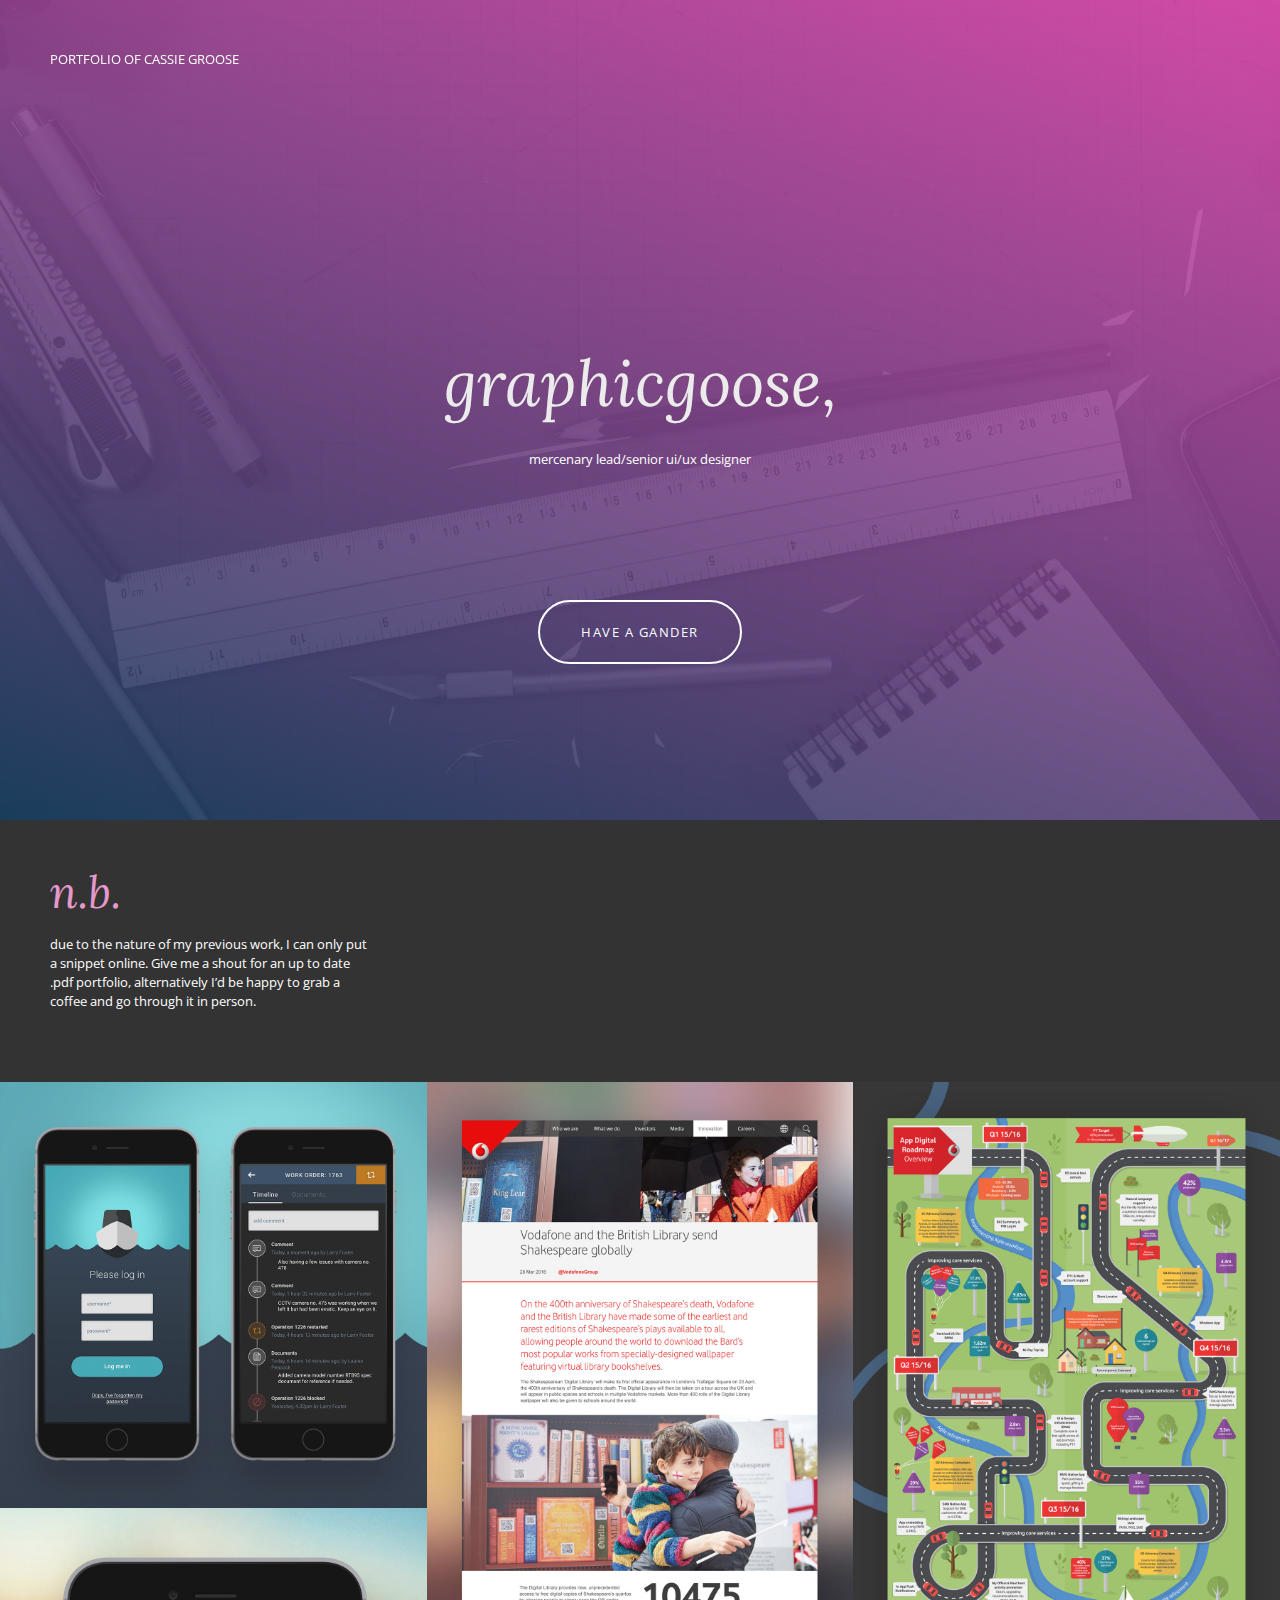
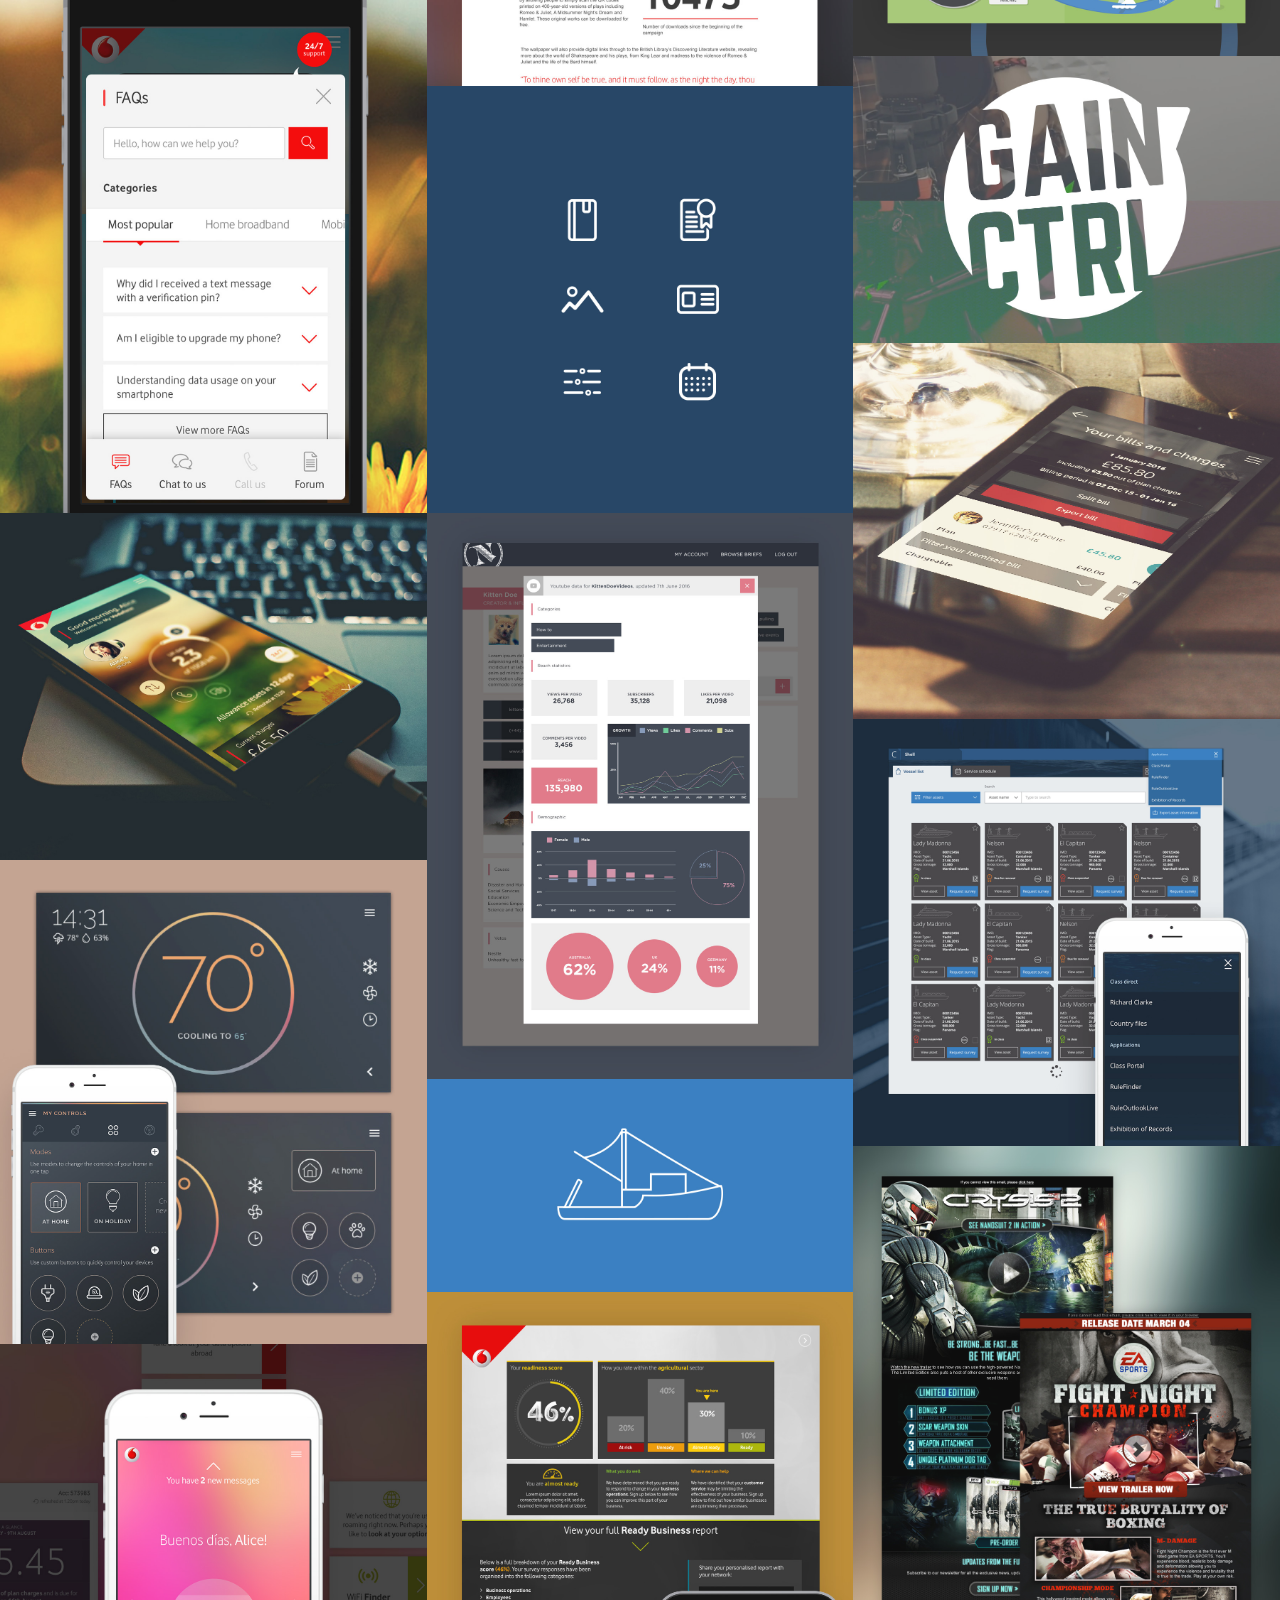
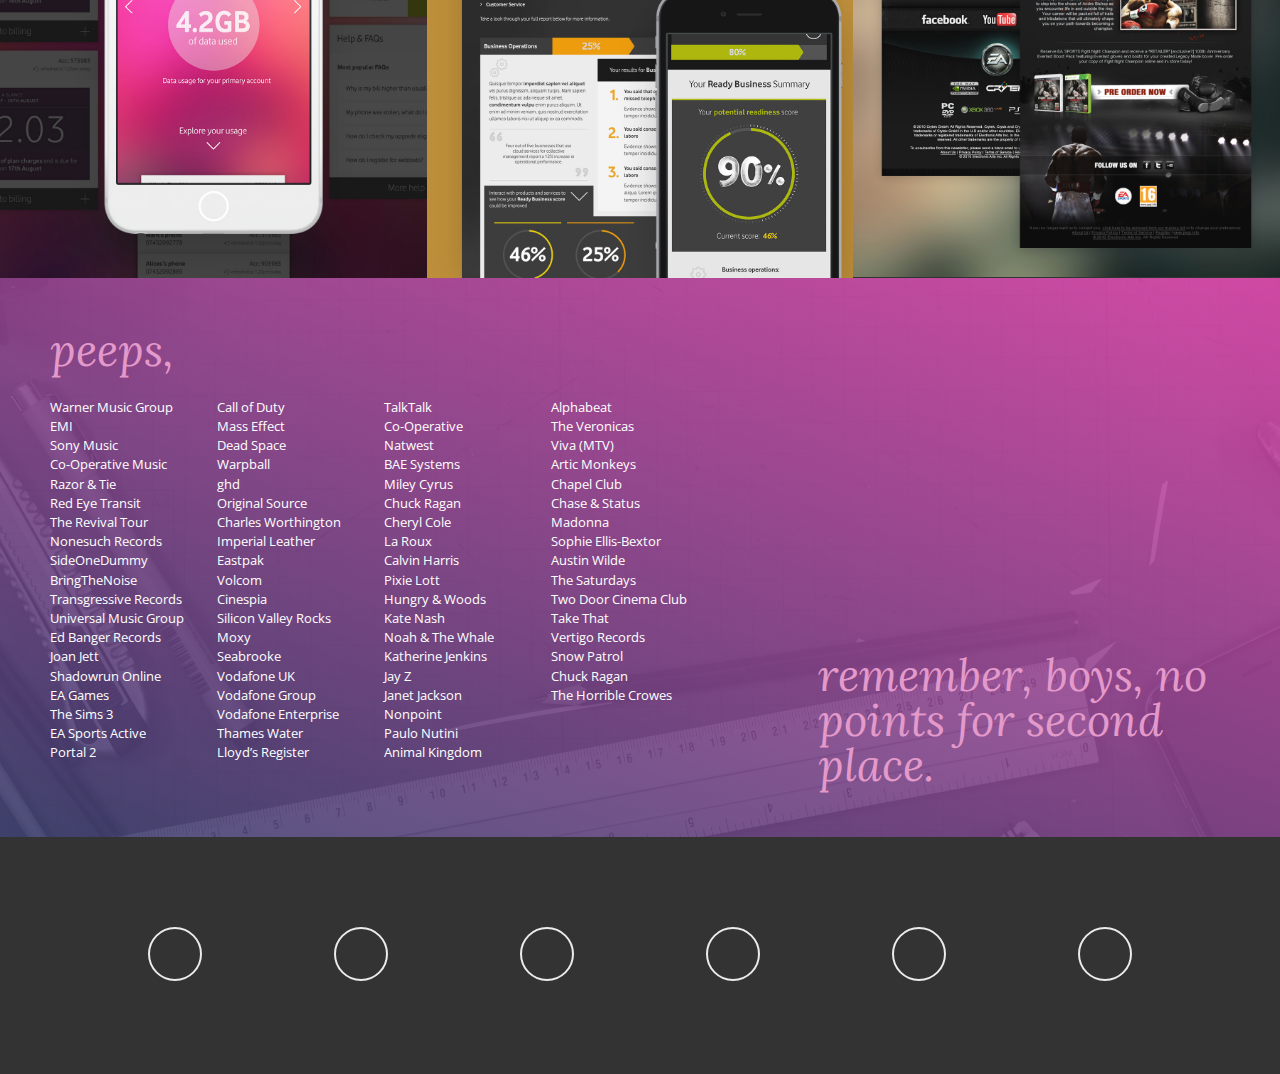
<file: index.html>
<html>
<head>
<meta charset="UTF-8">
<meta name="viewport" content="width=device-width, initial-scale=1.0">
<link rel="stylesheet" type="text/css" href="main.css" media="screen" />
<link href="https://fonts.googleapis.com/css?family=Lora:400,400i|Open+Sans:400,600" rel="stylesheet">
<title>graphicgoose</title>
</head>

<body>
	<div class="container">
		<p class="subtitle">Portfolio of cassie groose</p>
		<div class="header-container">
			<div class="header">
				<div class="head-content">
					<div class="head-txt">
						<h1>graphicgoose,</h1>
						<p>mercenary lead/senior ui/ux designer</p>
					</div>
					<a href="#port" class="button softScroll" border="0">have a gander</a>
				</div>
			</div>
		</div>

		<div id="port" class="textbg">
			<div class="nb">
				<h2> n.b.</h2>
				<p>
					due to the nature of my previous work, I can only put a snippet online.
					Give me a shout for an up to date .pdf portfolio, alternatively I’d be happy to grab a coffee and go through it in person.
				</p>
			</div>
		</div>
			
		<div class="masonry">
		   <div class="item"><img src="img/port/savvi-web-1.jpg"></div>
		   <div class="item"><img src="img/port/myvoda-web-2.jpg"></div>
		   <div class="item"><img src="img/port/myvoda-web.jpg"></div>
		   <div class="item"><img src="img/port/habi-web.jpg"></div>
		   <div class="item"><img src="img/port/myvoda--concept-web.jpg"></div>
		   <div class="item"><img src="img/port/vodacom-web.jpg"></div>
		   <div class="item"><img src="img/port/lloyds-icons-web.jpg"></div>
		   <div class="item"><img src="img/port/nmcn-web.jpg"></div>
		   <div class="item"><img src="img/port/lloyds-ships-web.jpg"></div>
		   <div class="item"><img src="img/port/voda-rb-web.jpg"></div>
		   <div class="item"><img src="img/port/voda-roadmap.jpg"></div>
		   <div class="item"><img src="img/port/gain-ctrl-web.jpg"></div>
		   <div class="item"><img src="img/port/voda-ent-web.jpg"></div>
		   <div class="item"><img src="img/port/lloyds-web-1.jpg"></div>
		   <div class="item"><img src="img/port/crysis-mail.jpg"></div>
		</div>
		
		<div class="bio">
		
		</div>
		
		<div class="peeps">
			<div class="list">
				<div class="list-content">
					<h2>peeps,</h2>
					<ul class="list-cols">
						<li>Warner Music Group</li>
						<li>EMI</li>
						<li>Sony Music</li> 
						<li>Co-Operative Music</li>
						<li>Razor & Tie</li>
						<li>Red Eye Transit</li>
						<li>The Revival Tour</li>
						<li>Nonesuch Records</li>
						<li>SideOneDummy</li>
						<li>BringTheNoise</li>
						<li>Transgressive Records</li>
						<li>Universal Music Group</li>
						<li>Ed Banger Records</li>
						<li>Joan Jett</li>
						<li>Shadowrun Online</li>
						<li>EA Games</li>
						<li>The Sims 3</li>
						<li>EA Sports Active</li>
						<li>Portal 2</li>
						<li>Call of Duty</li>
						<li>Mass Effect</li>
						<li>Dead Space</li>
						<li>Warpball</li>
						<li>ghd</li>
						<li>Original Source</li>
						<li>Charles Worthington</li>
						<li>Imperial Leather</li>
						<li>Eastpak</li>
						<li>Volcom</li>
						<li>Cinespia</li>
						<li>Silicon Valley Rocks</li>
						<li>Moxy</li>
						<li>Seabrooke</li>
						<li>Vodafone UK</li>
						<li>Vodafone Group</li>
						<li>Vodafone Enterprise</li>
						<li>Thames Water</li>
						<li>Lloyd’s Register</li>
						<li>TalkTalk</li>
						<li>Co-Operative</li>
						<li>Natwest</li>
						<li>BAE Systems</li>
						<li>Miley Cyrus</li>
						<li>Chuck Ragan</li>
						<li>Cheryl Cole</li>
						<li>La Roux</li>
						<li>Calvin Harris</li>
						<li>Pixie Lott</li>
						<li>Hungry & Woods</li>
						<li>Kate Nash</li>
						<li>Noah & The Whale</li>
						<li>Katherine Jenkins</li>
						<li>Jay Z</li>
						<li>Janet Jackson</li>
						<li>Nonpoint</li>
						<li>Paulo Nutini</li>
						<li>Animal Kingdom</li>
						<li>Alphabeat</li>
						<li>The Veronicas</li>
						<li>Viva (MTV)</li>
						<li>Artic Monkeys</li>
						<li>Chapel Club</li>
						<li>Chase & Status</li>
						<li>Madonna</li>
						<li>Sophie Ellis-Bextor</li>
						<li>Austin Wilde</li>
						<li>The Saturdays</li>
						<li>Two Door Cinema Club</li>
						<li>Take That</li>
						<li>Vertigo Records</li>
						<li>Snow Patrol</li>
						<li>Chuck Ragan</li>
						<li>The Horrible Crowes</li>
					</ul>
				</div>
			</div>
			<div class="quote">
				<div class="quote-content">
					<h2>remember, boys, no points for second place.</h2>
				</div>
			</div>
			<div style="clear: both;"></div>
		    <div id="talk">
		           <div class="grid_container info">
		              <a href="mailto:cassie.groos@gmail.com" target="_blank" border="0"><div class="social">&#59160;</div></a>
		              <a href="https://twitter.com/graphicgoose" target="_blank" border="0"><div class="social">&#62217;</div></a>
		              <a href="https://www.linkedin.com/in/graphicgoose" target="_blank" border="0"><div class="social">&#62232;</div></a>
		              <a href="https://www.behance.net/graphicgoose" target="_blank" border="0"><div class="social">&#62286;</div></a>
		              <a href="https://www.flickr.com/photos/graphicgoose" target="_blank" border="0"><div class="social">&#62211;</div></a>
		              <a href="http://instagram.com/graphicgoose" target="_blank" border="0"><div class="social">&#62253;</div></a>
		           </div>
		    </div>
		<div>
	</div>

	<script src="https://ajax.googleapis.com/ajax/libs/jquery/3.2.1/jquery.min.js"></script>
	<script src="js/script.js"></script>
</body>

<!--
	   <div class="textbg">
		   <h2>talk to me,</h2>
		   <p>qualified and professional designer with over 10 years experience working on print and web/UI design for a multitude of blue chip clients and household entertainment brands.</p> 
		   <p>experience across native apps, websites, web applications responsive, marketing materials, some print and packaging.</p> 
	       <p>passionate about good user experience and UCD principles.</p>
		   <p>veteran mercenary, happy working solo, team, lead, agile..however you like. Focus is on UI and Interaction design (usually heavily involved in UX problem solving though), with some experience in IA, wireframing, personas, user stories etc.</p>
		   <p>always eager to learn something new.</p>
		   <p>besides the usual, I enjoy a spot of gaming, volunteering with endangered big cat species (think tigers, leopards and jaguars), exploring the world and eating pizza (and cake).</p> 
	   </div>
	   -->
</file>
<file: main.css>
@import url('http://weloveiconfonts.com/api/?family=entypo');

/**
 * Eric Meyer's Reset CSS v2.0 (http://meyerweb.com/eric/tools/css/reset/)
 * http://cssreset.com
 */
html, body, div, span, applet, object, iframe,
h1, h2, h3, h4, h5, h6, p, blockquote, pre,
a, abbr, acronym, address, big, cite, code,
del, dfn, em, img, ins, kbd, q, s, samp,
small, strike, strong, sub, sup, tt, var,
b, u, i, center,
dl, dt, dd, ol, ul, li,
fieldset, form, label, legend,
table, caption, tbody, tfoot, thead, tr, th, td,
article, aside, canvas, details, embed, 
figure, figcaption, footer, header, hgroup, 
menu, nav, output, ruby, section, summary,
time, mark, audio, video {
	margin: 0;
	padding: 0;
	border: 0;
	font-size: 100%;
	font: inherit;
	vertical-align: baseline;
}
/* HTML5 display-role reset for older browsers */
article, aside, details, figcaption, figure, 
footer, header, hgroup, menu, nav, section {
	display: block;
}

body {
	line-height: 1;
}
ol, ul {
	list-style: none;
}
blockquote, q {
	quotes: none;
}
blockquote:before, blockquote:after,
q:before, q:after {
	content: '';
	content: none;
}
table {
	border-collapse: collapse;
	border-spacing: 0;
}

/** RESET END **/

.container {
	max-width: 1680px;
	position: relative;
}

/**Masonry**/

.masonry { /* Masonry container */
    -moz-column-count: 3;
    -webkit-column-count: 3;
    column-count: 3;
    column-gap: 0;
    width:100%;
    background-color: #333333;
}

.item { /* Masonry bricks or child elements */
    background-color: #eee;
    display: inline-block;
    width: 100%;
}

.item img:hover {
      opacity: 1;
      }

.item img {
	width: 100%;
	opacity: 0.95;
    transition: opacity .25s ease-in-out;
   -moz-transition: opacity .25s ease-in-out;
   -webkit-transition: opacity .25s ease-in-out;
}




/**Masonry End**/

/**Text Styles**/

h1 {
	font-family: Lora, serif;
	font-size: 4em;
	color:#EBEBEB;
	font-weight: 400;
	font-style: italic;
	padding: 20px 0 15px 0;
}

h2 {
	font-family: Lora, serif, italic;
	font-size: 2.8em;
	color:#e499cb;
	font-weight: 400;
	font-style: italic;
}



p {
	font-family: open sans, sans serif;
	font-size: 0.8em;
	color: white;
	margin: 20px 0 20px 0;
	line-height: 1.5em;
}

li {
	font-family: open sans, sans serif;
	font-size: 0.8em;
	color: white;
	line-height: 1.5em;
}

.header p {
	text-align: center;
}


/**Area styles**/

.textbg {
	background-color: #333333;
	width:100%;
	position: relative;
    z-index: 3;
}

.nb {
	width: 25%;
	padding:50px;
}

.header {
	background:  linear-gradient(200deg,
      rgba(225, 66, 172, 0.85), 
      rgba(14, 56, 92, 0.85)
    ),
    url(img/bgimg.jpg) no-repeat left top;
	background-size: cover;
	height: 820px;
	width:100%;
	position: relative;
}

.peeps {
	background:  linear-gradient(200deg,
      rgba(225, 66, 172, 0.85), 
      rgba(14, 56, 92, 0.85)
    ),
    url(img/bgimg.jpg) no-repeat left top;
	background-size: cover;
	width:100%;
}

.list {
	width: 60%;
	float:left;
}

.list-content {
	padding:50px;
}

.quote-content {
	padding: 375px 50px 50px 50px;

}

.list-cols {
	padding-top:25px;
	-moz-column-count: 4;
    -webkit-column-count: 4;
    column-count: 4;
    column-gap: 0;
    width:100%;
}

.quote {
	width:40%;
	float:right;
}

.bio {
	background-color: #333333;
	width: 100%;
}


.head-txt {
  	position: absolute;
  	top: 50%;
  	left: 50%;
  	transform: translate(-50%, -50%);
  	text-align: center;
}

.head-content {
	text-align: center;
}


.info {
	text-align:center;
}

#talk {
	width:100%;
	max-width:1680px;
	margin:0 auto;
	overflow:auto;
	background-color:#333333;
}

.grid_container { 
	width: 100%; 
	padding-top: 7%;
	margin: 0 auto; 
	clear: both; }
	
/* CIRCLE SOCIAL */

.social {
  display: inline-block;
  width: 50px;
  height: 50px;
  margin: 0 5% 7% 5%;
  line-height: 52px;
  font-family: Entypo;
  font-size: 24px;
  text-align: center;
  color: #ebebeb;
  border-radius: 50%;
  border: 2px solid #ebebeb;
  overflow: hidden;
  -webkit-transition: all 2s ease;
  -moz-transition: all 2s ease;
  -ms-transition: all 2s ease;
  -o-transition: all 2s ease;
  transition: all 2s ease;
}

.social:hover {
  background:#ebebeb;
  color: #333333;
  border: 2px solid #ebebeb;
  cursor: pointer;
}
/* CIRCLE END */
	
	
.header .button {
	margin-top: 600px;
}

.button {
	-webkit-border-top-left-radius:42px;
	-moz-border-radius-topleft:42px;
	border-top-left-radius:42px;
	-webkit-border-top-right-radius:42px;
	-moz-border-radius-topright:42px;
	border-top-right-radius:42px;
	-webkit-border-bottom-right-radius:42px;
	-moz-border-radius-bottomright:42px;
	border-bottom-right-radius:42px;
	-webkit-border-bottom-left-radius:42px;
	-moz-border-radius-bottomleft:42px;
	border-bottom-left-radius:42px;
	border: 2px solid #FDFDFD;
	display:inline-block;
	color:#FDFDFD;
	font-family: Open sans, sans-serif;
	font-size:0.8em;
	text-transform:uppercase;
	height:60px;
	line-height:60px;
	letter-spacing: 1.5px;
	width:200px;
	text-decoration:none;
	text-align:center;
	margin:-3% 2% 9% 2%;
		-webkit-transition: all 2s ease;
  -moz-transition: all 2s ease;
  -ms-transition: all 2s ease;
  -o-transition: all 2s ease;
  transition: all 2s ease;
}

.button:hover {
	background-color:#E8E8E8;
	color: #7c6092;
}

.button:active {
	position:relative;
	top:1px;
}


@media only screen and (max-width: 900px) {
    .masonry {
        -moz-column-count: 2;
        -webkit-column-count: 2;
        column-count: 2;
    }
    
        .list {
	    width:100%;
	    float:none;
    }
    .quote {
	    width:100%;
	    float:none;
    }
    
    .list-cols {
	    -moz-column-count: 3;
        -webkit-column-count: 3;
        column-count: 3;
    }
    
    .quote-content {
	padding: 50px;
	}
	
	.nb {
		width: 60%;
	}
}

@media only screen and (max-width: 401px) {
    .masonry {
        -moz-column-count: 1;
        -webkit-column-count: 1;
        column-count: 1;
    }
    .list {
	    width:100%;
	    float:none;
    }
    .quote {
	    width:100%;
	    float:none;
    }
    
    .list-cols {
	    -moz-column-count: 2;
        -webkit-column-count: 2;
        column-count: 2;
    }
    
    .quote-content {
	padding: 50px;
	}
	
	.nb {
		width:70%;
	}
	
	h1 {
		font-size: 3em;
	}
	
	.header {
		height: 600px;
	}
	
	.header .button {
	margin-top: 400px;
	}
}

.subtitle {
	position: fixed;
	top: 30px;
	left: 50px;
	text-transform: uppercase;
	z-index: 2;
}
</file>
